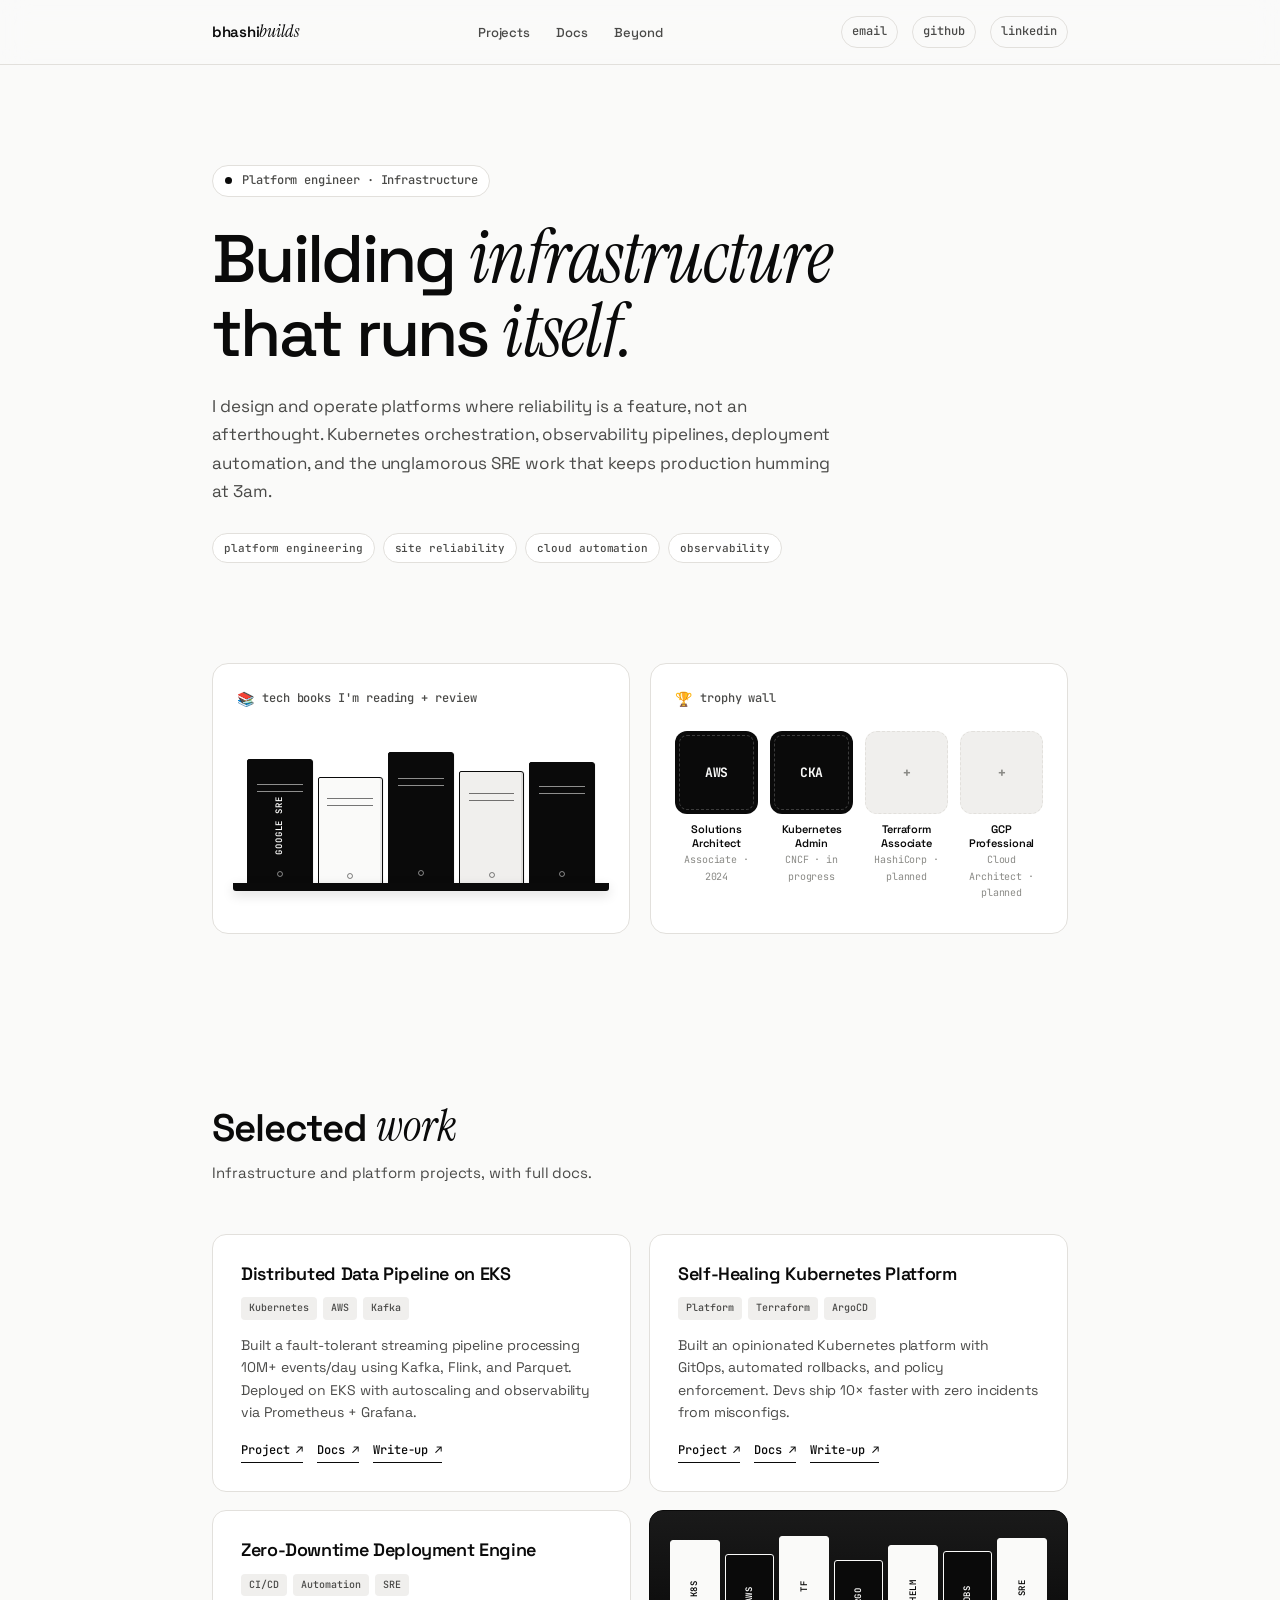
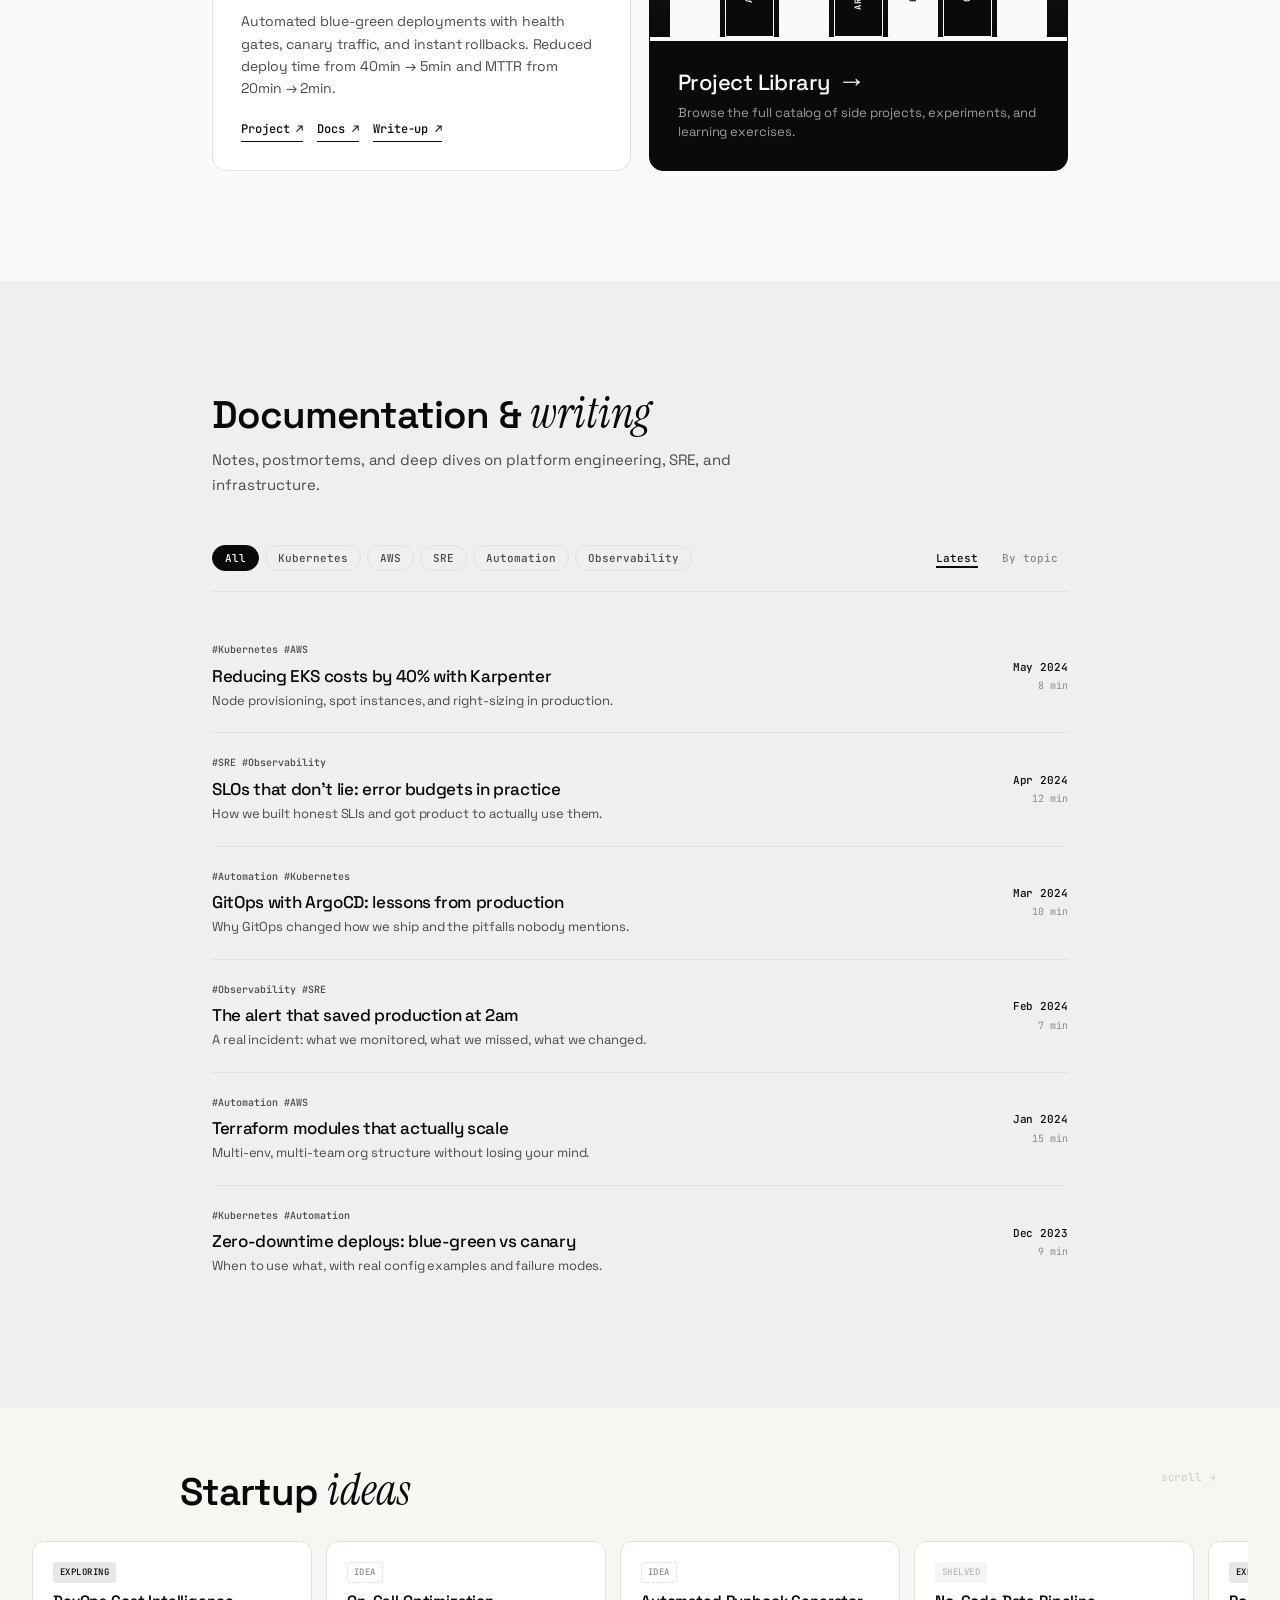
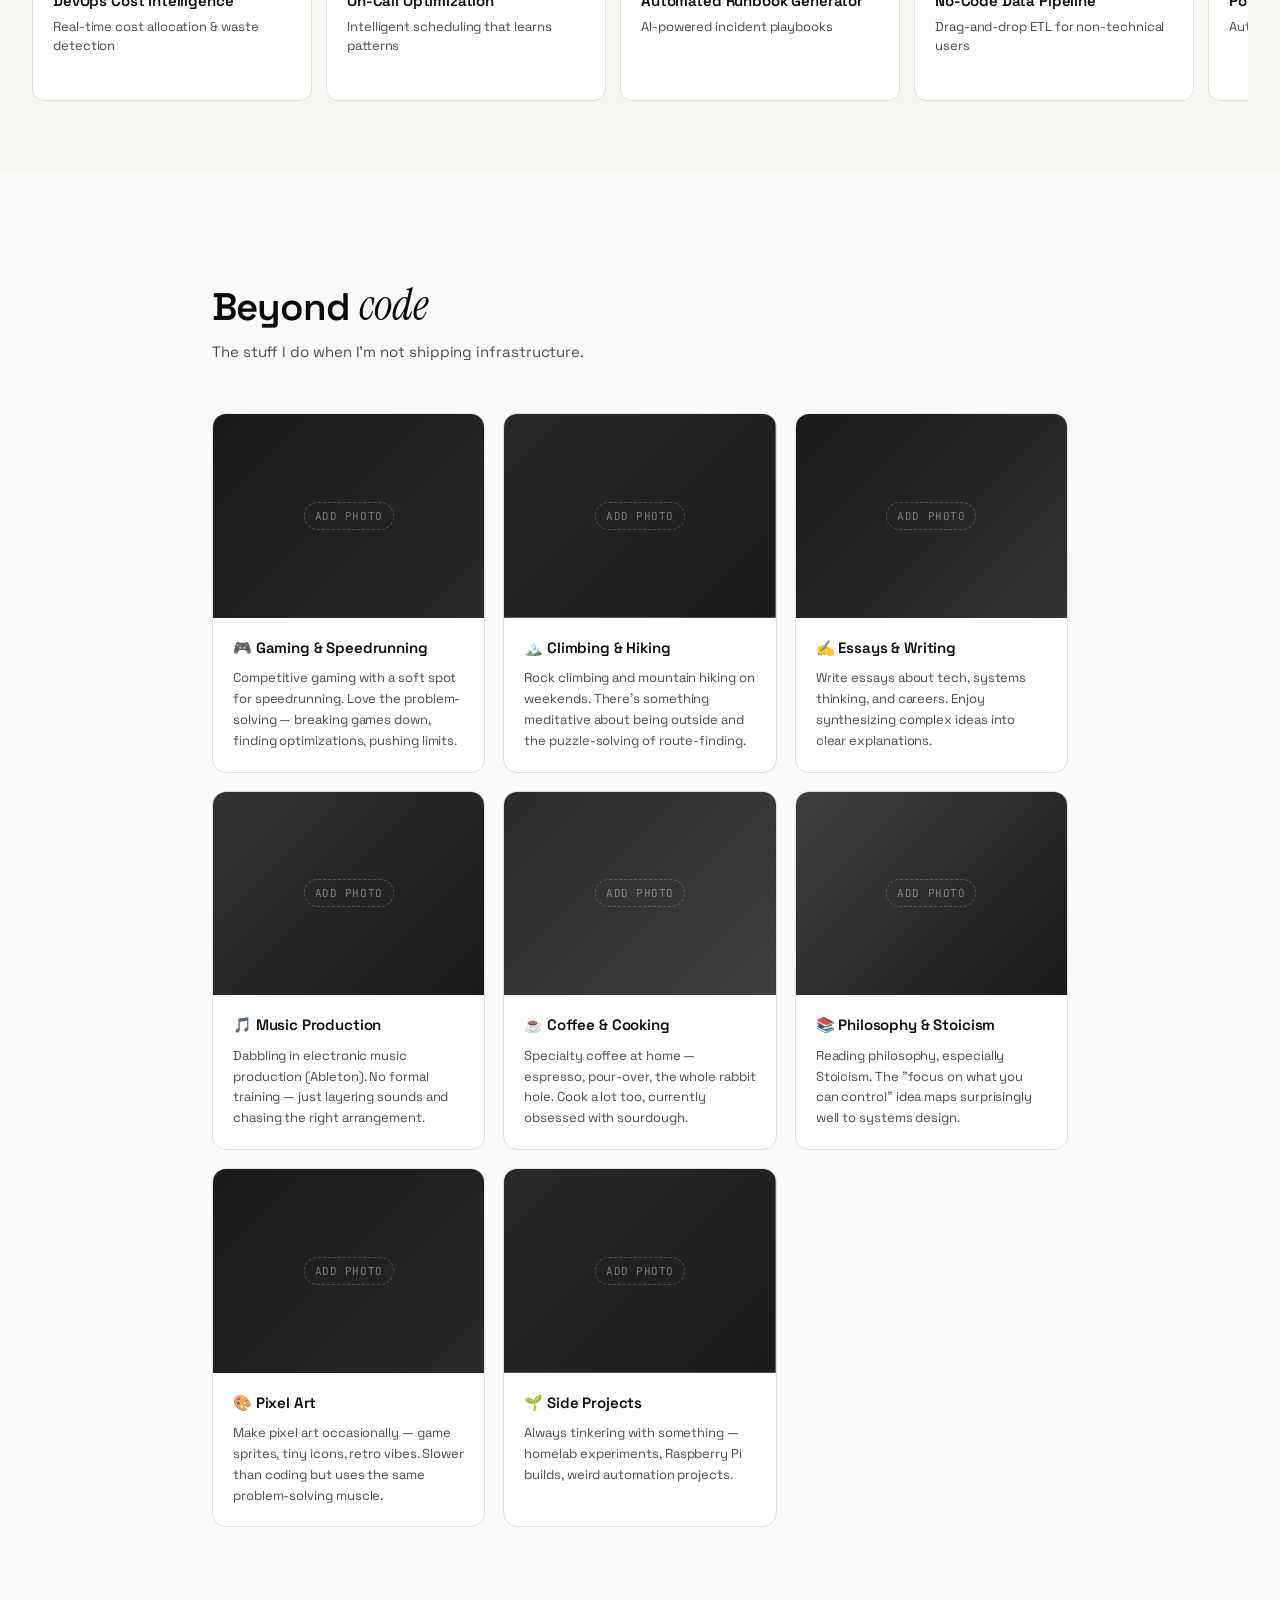
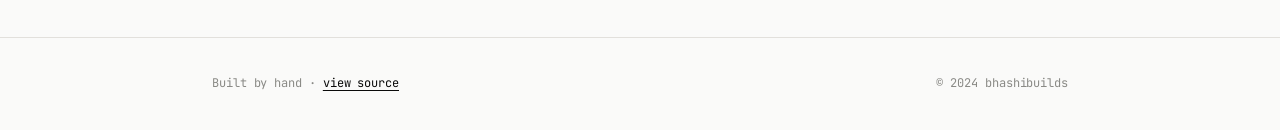
<file: index.html>
<!DOCTYPE html>
<html lang="en">
<head>
  <meta charset="UTF-8" />
  <meta name="viewport" content="width=device-width, initial-scale=1.0" />
  <title>bhashibuilds — Platform & Infrastructure</title>
  <link rel="preconnect" href="https://fonts.googleapis.com" />
  <link rel="preconnect" href="https://fonts.gstatic.com" crossorigin />
  <link href="https://fonts.googleapis.com/css2?family=Space+Grotesk:wght@300;400;500;600;700&family=Instrument+Serif:ital@0;1&family=JetBrains+Mono:wght@400;500&display=swap" rel="stylesheet" />
  <link rel="stylesheet" href="style.css" />
</head>
<body>

  <!-- NAV -->
  <nav class="nav">
    <div class="nav-inner">
      <a href="#hero" class="nav-logo">bhashi<em>builds</em></a>
      <ul class="nav-links">
        <li><a href="#projects">Projects</a></li>
        <li><a href="#docs">Docs</a></li>
        <li><a href="#fun">Beyond</a></li>
      </ul>
      <div class="nav-social">
        <a href="mailto:your@email.com" class="social-link">email</a>
        <a href="https://github.com/bhashibuilds" target="_blank" class="social-link">github</a>
        <a href="https://linkedin.com" target="_blank" class="social-link">linkedin</a>
      </div>
    </div>
  </nav>

  <!-- HERO -->
  <section class="hero" id="hero">
    <div class="container">
      <div class="hero-eyebrow">
        <span class="status-dot"></span>
        Platform engineer · Infrastructure
      </div>
      <h1 class="hero-title">
        Building <em>infrastructure</em><br>
        that runs <em>itself.</em>
      </h1>
      <p class="hero-desc">
        I design and operate platforms where reliability is a feature, not an afterthought.
        Kubernetes orchestration, observability pipelines, deployment automation, and the
        unglamorous SRE work that keeps production humming at 3am.
      </p>
      <div class="hero-tags">
        <span class="hero-tag">platform engineering</span>
        <span class="hero-tag">site reliability</span>
        <span class="hero-tag">cloud automation</span>
        <span class="hero-tag">observability</span>
      </div>
    </div>
  </section>

  <!-- HIGHLIGHTS: BOOKS + CERTS -->
  <section class="highlights">
    <div class="container">
      <div class="highlights-grid">

        <!-- BOOKSHELF -->
        <div class="highlight-card">
          <div class="card-label">
            <span class="card-icon">📚</span>
            <span>tech books I'm reading + review</span>
          </div>
          <div class="bookshelf">
            <div class="shelf-book" style="--height: 90%; --shade: 1;">
              <span class="book-spine">Google SRE</span>
            </div>
            <div class="shelf-book" style="--height: 78%; --shade: 2;">
              <span class="book-spine"></span>
            </div>
            <div class="shelf-book" style="--height: 95%; --shade: 3;">
              <span class="book-spine"></span>
            </div>
            <div class="shelf-book" style="--height: 82%; --shade: 4;">
              <span class="book-spine"></span>
            </div>
            <div class="shelf-book" style="--height: 88%; --shade: 5;">
              <span class="book-spine"></span>
            </div>
          </div>
          <p class="card-footer"></p>
        </div>

        <!-- CERT WALL -->
        <div class="highlight-card">
          <div class="card-label">
            <span class="card-icon">🏆</span>
            <span>trophy wall</span>
          </div>
          <div class="trophy-wall">
            <div class="trophy">
              <div class="trophy-badge">
                <span class="badge-text">AWS</span>
              </div>
              <p class="trophy-name">Solutions Architect</p>
              <p class="trophy-meta">Associate · 2024</p>
            </div>
            <div class="trophy">
              <div class="trophy-badge">
                <span class="badge-text">CKA</span>
              </div>
              <p class="trophy-name">Kubernetes Admin</p>
              <p class="trophy-meta">CNCF · in progress</p>
            </div>
            <div class="trophy">
              <div class="trophy-badge trophy-badge-empty">
                <span class="badge-text">+</span>
              </div>
              <p class="trophy-name">Terraform Associate</p>
              <p class="trophy-meta">HashiCorp · planned</p>
            </div>
            <div class="trophy">
              <div class="trophy-badge trophy-badge-empty">
                <span class="badge-text">+</span>
              </div>
              <p class="trophy-name">GCP Professional</p>
              <p class="trophy-meta">Cloud Architect · planned</p>
            </div>
          </div>
        </div>

      </div>
    </div>
  </section>

  <!-- PROJECTS -->
  <section class="section" id="projects">
    <div class="container">
      <h2 class="section-title">Selected <em>work</em></h2>
      <p class="section-desc">Infrastructure and platform projects, with full docs.</p>

      <div class="projects-grid">

        <article class="project-item">
          <div class="project-header">
            <h3 class="project-name">Distributed Data Pipeline on EKS</h3>
            <div class="project-meta">
              <span class="tag">Kubernetes</span>
              <span class="tag">AWS</span>
              <span class="tag">Kafka</span>
            </div>
          </div>
          <p class="project-desc">
            Built a fault-tolerant streaming pipeline processing 10M+ events/day using Kafka, Flink, and Parquet. Deployed on EKS with autoscaling and observability via Prometheus + Grafana.
          </p>
          <div class="project-links">
            <a href="#" class="link">Project ↗</a>
            <a href="#" class="link">Docs ↗</a>
            <a href="#" class="link">Write-up ↗</a>
          </div>
        </article>

        <article class="project-item">
          <div class="project-header">
            <h3 class="project-name">Self-Healing Kubernetes Platform</h3>
            <div class="project-meta">
              <span class="tag">Platform</span>
              <span class="tag">Terraform</span>
              <span class="tag">ArgoCD</span>
            </div>
          </div>
          <p class="project-desc">
            Built an opinionated Kubernetes platform with GitOps, automated rollbacks, and policy enforcement. Devs ship 10× faster with zero incidents from misconfigs.
          </p>
          <div class="project-links">
            <a href="#" class="link">Project ↗</a>
            <a href="#" class="link">Docs ↗</a>
            <a href="#" class="link">Write-up ↗</a>
          </div>
        </article>

        <article class="project-item">
          <div class="project-header">
            <h3 class="project-name">Zero-Downtime Deployment Engine</h3>
            <div class="project-meta">
              <span class="tag">CI/CD</span>
              <span class="tag">Automation</span>
              <span class="tag">SRE</span>
            </div>
          </div>
          <p class="project-desc">
            Automated blue-green deployments with health gates, canary traffic, and instant rollbacks. Reduced deploy time from 40min → 5min and MTTR from 20min → 2min.
          </p>
          <div class="project-links">
            <a href="#" class="link">Project ↗</a>
            <a href="#" class="link">Docs ↗</a>
            <a href="#" class="link">Write-up ↗</a>
          </div>
        </article>

        <!-- PROJECT LIBRARY (Bookshelf Card) -->
        <a href="project-library.html" class="library-card">
          <div class="library-shelf">
            <div class="library-book lb-1"><span>k8s</span></div>
            <div class="library-book lb-2"><span>aws</span></div>
            <div class="library-book lb-3"><span>tf</span></div>
            <div class="library-book lb-4"><span>argo</span></div>
            <div class="library-book lb-5"><span>helm</span></div>
            <div class="library-book lb-6"><span>obs</span></div>
            <div class="library-book lb-7"><span>sre</span></div>
          </div>
          <div class="library-info">
            <h3 class="library-title">Project Library <em>→</em></h3>
            <p class="library-desc">Browse the full catalog of side projects, experiments, and learning exercises.</p>
          </div>
        </a>

      </div>
    </div>
  </section>

  <!-- DOCS / WRITING -->
  <section class="section section-alt" id="docs">
    <div class="container">
      <h2 class="section-title">Documentation &amp; <em>writing</em></h2>
      <p class="section-desc">Notes, postmortems, and deep dives on platform engineering, SRE, and infrastructure.</p>

      <div class="docs-controls">
        <div class="docs-filters">
          <button class="filter-btn active" data-filter="all">All</button>
          <button class="filter-btn" data-filter="kubernetes">Kubernetes</button>
          <button class="filter-btn" data-filter="aws">AWS</button>
          <button class="filter-btn" data-filter="sre">SRE</button>
          <button class="filter-btn" data-filter="automation">Automation</button>
          <button class="filter-btn" data-filter="observability">Observability</button>
        </div>
        <div class="docs-sort">
          <button class="sort-btn active" data-sort="date">Latest</button>
          <button class="sort-btn" data-sort="topic">By topic</button>
        </div>
      </div>

      <div class="docs-list">

        <a href="#" class="doc-item" data-tags="kubernetes aws" data-date="2024-05">
          <div class="doc-content">
            <div class="doc-tags"><span>Kubernetes</span><span>AWS</span></div>
            <h4>Reducing EKS costs by 40% with Karpenter</h4>
            <p>Node provisioning, spot instances, and right-sizing in production.</p>
          </div>
          <div class="doc-aside">
            <span class="doc-date">May 2024</span>
            <span class="doc-read">8 min</span>
          </div>
        </a>

        <a href="#" class="doc-item" data-tags="sre observability" data-date="2024-04">
          <div class="doc-content">
            <div class="doc-tags"><span>SRE</span><span>Observability</span></div>
            <h4>SLOs that don't lie: error budgets in practice</h4>
            <p>How we built honest SLIs and got product to actually use them.</p>
          </div>
          <div class="doc-aside">
            <span class="doc-date">Apr 2024</span>
            <span class="doc-read">12 min</span>
          </div>
        </a>

        <a href="#" class="doc-item" data-tags="automation kubernetes" data-date="2024-03">
          <div class="doc-content">
            <div class="doc-tags"><span>Automation</span><span>Kubernetes</span></div>
            <h4>GitOps with ArgoCD: lessons from production</h4>
            <p>Why GitOps changed how we ship and the pitfalls nobody mentions.</p>
          </div>
          <div class="doc-aside">
            <span class="doc-date">Mar 2024</span>
            <span class="doc-read">10 min</span>
          </div>
        </a>

        <a href="#" class="doc-item" data-tags="observability sre" data-date="2024-02">
          <div class="doc-content">
            <div class="doc-tags"><span>Observability</span><span>SRE</span></div>
            <h4>The alert that saved production at 2am</h4>
            <p>A real incident: what we monitored, what we missed, what we changed.</p>
          </div>
          <div class="doc-aside">
            <span class="doc-date">Feb 2024</span>
            <span class="doc-read">7 min</span>
          </div>
        </a>

        <a href="#" class="doc-item" data-tags="automation aws" data-date="2024-01">
          <div class="doc-content">
            <div class="doc-tags"><span>Automation</span><span>AWS</span></div>
            <h4>Terraform modules that actually scale</h4>
            <p>Multi-env, multi-team org structure without losing your mind.</p>
          </div>
          <div class="doc-aside">
            <span class="doc-date">Jan 2024</span>
            <span class="doc-read">15 min</span>
          </div>
        </a>

        <a href="#" class="doc-item" data-tags="kubernetes automation" data-date="2023-12">
          <div class="doc-content">
            <div class="doc-tags"><span>Kubernetes</span><span>Automation</span></div>
            <h4>Zero-downtime deploys: blue-green vs canary</h4>
            <p>When to use what, with real config examples and failure modes.</p>
          </div>
          <div class="doc-aside">
            <span class="doc-date">Dec 2023</span>
            <span class="doc-read">9 min</span>
          </div>
        </a>

      </div>
    </div>
  </section>

  <!-- STARTUP IDEAS (CAROUSEL) -->
  <section class="section ideas-section" id="ideas">
    <div class="ideas-carousel-wrapper">
      <div class="ideas-carousel-header">
        <h2 class="section-title">Startup <em>ideas</em></h2>
      </div>
      <div class="ideas-carousel">

        <a href="ideas-library.html?id=cost-platform" class="idea-card">
          <span class="idea-status idea-status-active">exploring</span>
          <h4>DevOps Cost Intelligence</h4>
          <p>Real-time cost allocation & waste detection</p>
        </a>

        <a href="ideas-library.html?id=oncall-saaS" class="idea-card">
          <span class="idea-status idea-status-idea">idea</span>
          <h4>On-Call Optimization</h4>
          <p>Intelligent scheduling that learns patterns</p>
        </a>

        <a href="ideas-library.html?id=runbook-gen" class="idea-card">
          <span class="idea-status idea-status-idea">idea</span>
          <h4>Automated Runbook Generator</h4>
          <p>AI-powered incident playbooks</p>
        </a>

        <a href="ideas-library.html?id=pipeline-builder" class="idea-card">
          <span class="idea-status idea-status-shelved">shelved</span>
          <h4>No-Code Data Pipeline</h4>
          <p>Drag-and-drop ETL for non-technical users</p>
        </a>

        <a href="ideas-library.html?id=postmortem-ai" class="idea-card">
          <span class="idea-status idea-status-active">exploring</span>
          <h4>Postmortem Assistant</h4>
          <p>Automated synthesis & action items</p>
        </a>

        <a href="ideas-library.html?id=dx-analytics" class="idea-card">
          <span class="idea-status idea-status-idea">idea</span>
          <h4>Developer Experience Analytics</h4>
          <p>Measure & improve DX across SDLC</p>
        </a>

      </div>
      <div class="carousel-hint">scroll →</div>
    </div>
  </section>

  <!-- BEYOND CODE -->
  <section class="section" id="fun">
    <div class="container">
      <h2 class="section-title">Beyond <em>code</em></h2>
      <p class="section-desc">The stuff I do when I'm not shipping infrastructure.</p>

      <div class="fun-grid">

        <article class="fun-card">
          <div class="fun-img-wrap">
            <div class="fun-img" style="background-image: linear-gradient(135deg, #1a1a1a, #2a2a2a);">
              <span class="fun-img-label">add photo</span>
            </div>
          </div>
          <h4>🎮 Gaming &amp; Speedrunning</h4>
          <p>Competitive gaming with a soft spot for speedrunning. Love the problem-solving — breaking games down, finding optimizations, pushing limits.</p>
        </article>

        <article class="fun-card">
          <div class="fun-img-wrap">
            <div class="fun-img" style="background-image: linear-gradient(135deg, #2a2a2a, #1a1a1a);">
              <span class="fun-img-label">add photo</span>
            </div>
          </div>
          <h4>🏔️ Climbing &amp; Hiking</h4>
          <p>Rock climbing and mountain hiking on weekends. There's something meditative about being outside and the puzzle-solving of route-finding.</p>
        </article>

        <article class="fun-card">
          <div class="fun-img-wrap">
            <div class="fun-img" style="background-image: linear-gradient(135deg, #1a1a1a, #333);">
              <span class="fun-img-label">add photo</span>
            </div>
          </div>
          <h4>✍️ Essays &amp; Writing</h4>
          <p>Write essays about tech, systems thinking, and careers. Enjoy synthesizing complex ideas into clear explanations.</p>
        </article>

        <article class="fun-card">
          <div class="fun-img-wrap">
            <div class="fun-img" style="background-image: linear-gradient(135deg, #333, #1a1a1a);">
              <span class="fun-img-label">add photo</span>
            </div>
          </div>
          <h4>🎵 Music Production</h4>
          <p>Dabbling in electronic music production (Ableton). No formal training — just layering sounds and chasing the right arrangement.</p>
        </article>

        <article class="fun-card">
          <div class="fun-img-wrap">
            <div class="fun-img" style="background-image: linear-gradient(135deg, #2a2a2a, #404040);">
              <span class="fun-img-label">add photo</span>
            </div>
          </div>
          <h4>☕ Coffee &amp; Cooking</h4>
          <p>Specialty coffee at home — espresso, pour-over, the whole rabbit hole. Cook a lot too, currently obsessed with sourdough.</p>
        </article>

        <article class="fun-card">
          <div class="fun-img-wrap">
            <div class="fun-img" style="background-image: linear-gradient(135deg, #404040, #1a1a1a);">
              <span class="fun-img-label">add photo</span>
            </div>
          </div>
          <h4>📚 Philosophy &amp; Stoicism</h4>
          <p>Reading philosophy, especially Stoicism. The "focus on what you can control" idea maps surprisingly well to systems design.</p>
        </article>

        <article class="fun-card">
          <div class="fun-img-wrap">
            <div class="fun-img" style="background-image: linear-gradient(135deg, #1a1a1a, #2a2a2a);">
              <span class="fun-img-label">add photo</span>
            </div>
          </div>
          <h4>🎨 Pixel Art</h4>
          <p>Make pixel art occasionally — game sprites, tiny icons, retro vibes. Slower than coding but uses the same problem-solving muscle.</p>
        </article>

        <article class="fun-card">
          <div class="fun-img-wrap">
            <div class="fun-img" style="background-image: linear-gradient(135deg, #2a2a2a, #1a1a1a);">
              <span class="fun-img-label">add photo</span>
            </div>
          </div>
          <h4>🌱 Side Projects</h4>
          <p>Always tinkering with something — homelab experiments, Raspberry Pi builds, weird automation projects.</p>
        </article>

      </div>
    </div>
  </section>

  <!-- FOOTER -->
  <footer class="footer">
    <div class="container">
      <p>Built by hand · <a href="https://github.com/bhashibuilds/bhash22" target="_blank">view source</a></p>
      <p class="footer-tag">© 2024 bhashibuilds</p>
    </div>
  </footer>

  <script src="main.js"></script>
</body>
</html>
</file>
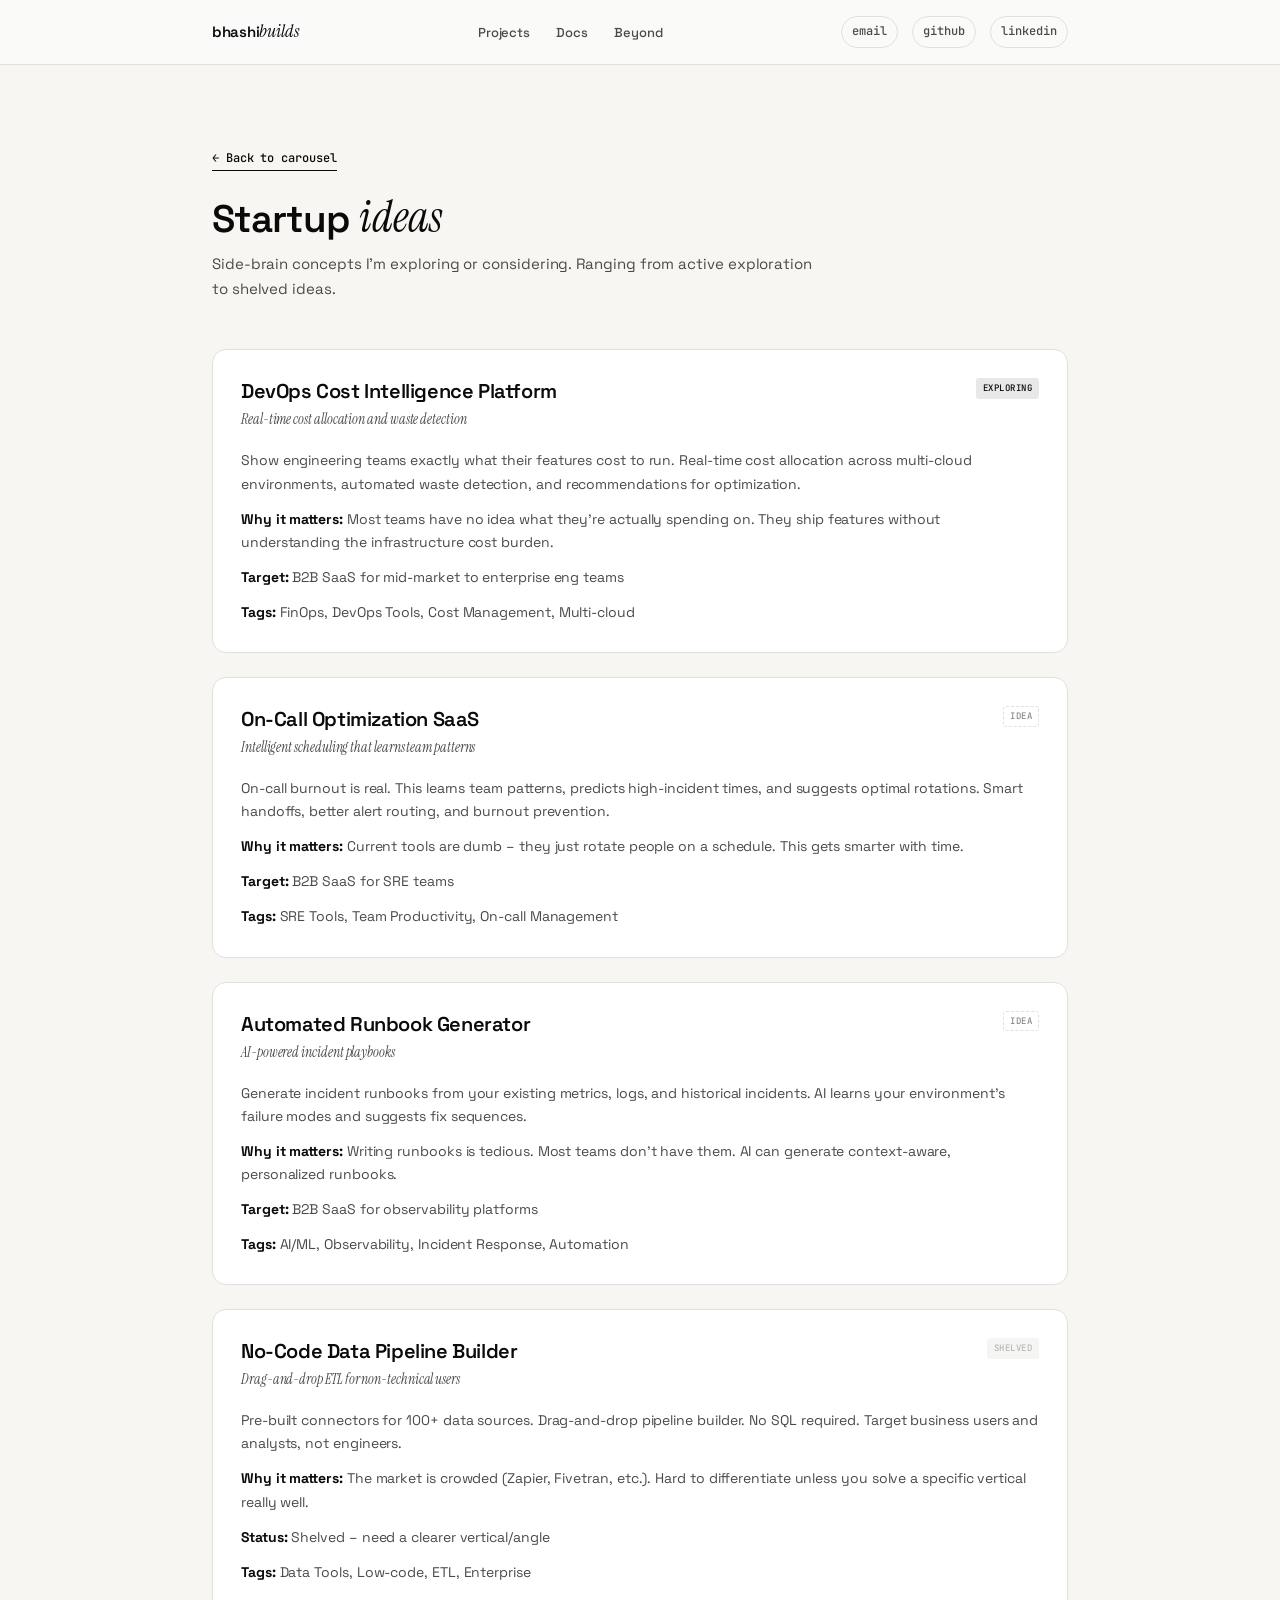
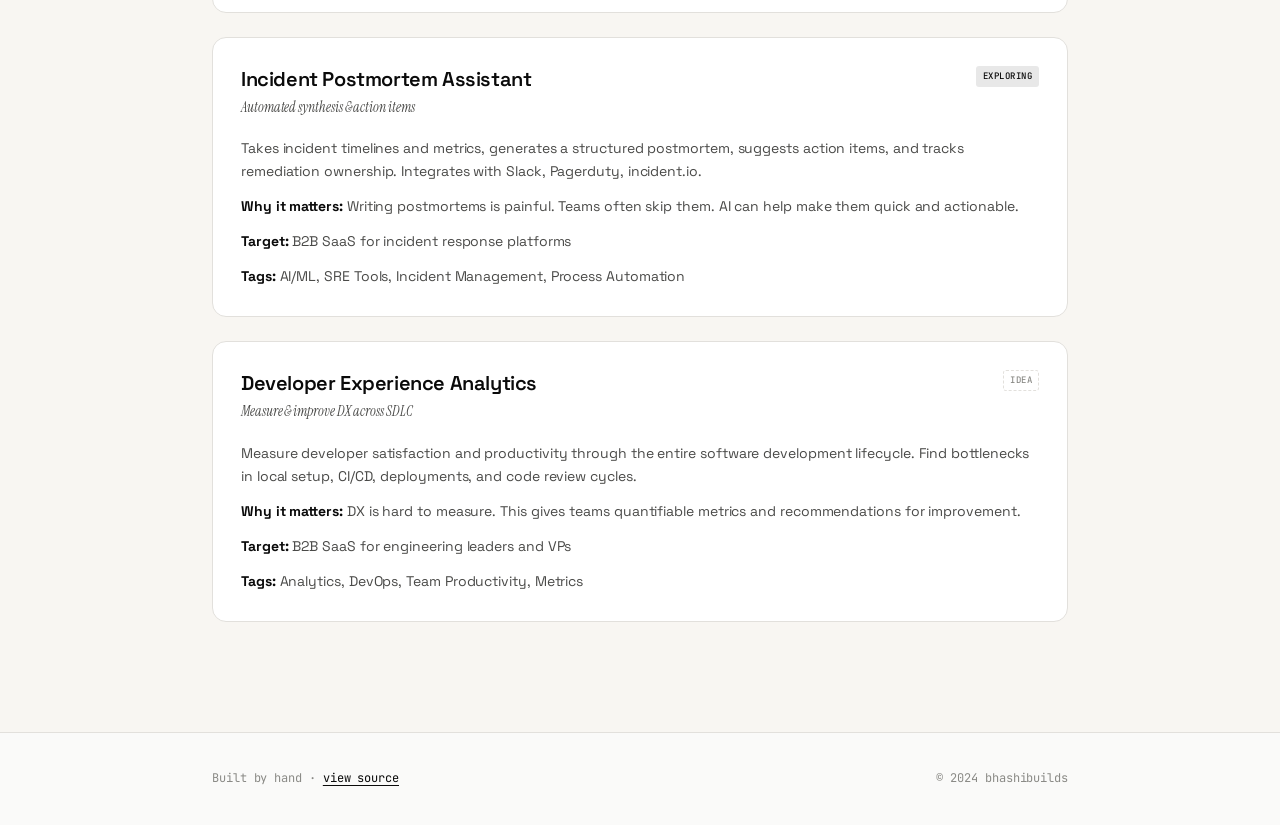
<file: ideas-library.html>
<!DOCTYPE html>
<html lang="en">
<head>
  <meta charset="UTF-8" />
  <meta name="viewport" content="width=device-width, initial-scale=1.0" />
  <title>Startup Ideas — bhashibuilds</title>
  <link rel="preconnect" href="https://fonts.googleapis.com" />
  <link rel="preconnect" href="https://fonts.gstatic.com" crossorigin />
  <link href="https://fonts.googleapis.com/css2?family=Space+Grotesk:wght@300;400;500;600;700&family=Instrument+Serif:ital@0;1&family=JetBrains+Mono:wght@400;500&display=swap" rel="stylesheet" />
  <link rel="stylesheet" href="style.css" />
</head>
<body>

  <nav class="nav">
    <div class="nav-inner">
      <a href="index.html" class="nav-logo">bhashi<em>builds</em></a>
      <ul class="nav-links">
        <li><a href="index.html#projects">Projects</a></li>
        <li><a href="index.html#docs">Docs</a></li>
        <li><a href="index.html#fun">Beyond</a></li>
      </ul>
      <div class="nav-social">
        <a href="mailto:your@email.com" class="social-link">email</a>
        <a href="https://github.com/bhashibuilds" target="_blank" class="social-link">github</a>
        <a href="https://linkedin.com" target="_blank" class="social-link">linkedin</a>
      </div>
    </div>
  </nav>

  <section class="section" style="padding-top: 80px; background: #f8f6f2;">
    <div class="container">
      <a href="index.html#ideas" class="link" style="margin-bottom: 24px; display: inline-block;">← Back to carousel</a>
      <h2 class="section-title">Startup <em>ideas</em></h2>
      <p class="section-desc">Side-brain concepts I'm exploring or considering. Ranging from active exploration to shelved ideas.</p>

      <div class="ideas-full-grid">

        <div class="idea-detail">
          <div class="idea-detail-header">
            <div>
              <h3>DevOps Cost Intelligence Platform</h3>
              <p class="idea-detail-subtitle">Real-time cost allocation and waste detection</p>
            </div>
            <span class="idea-status idea-status-active">exploring</span>
          </div>
          <div class="idea-detail-body">
            <p>Show engineering teams exactly what their features cost to run. Real-time cost allocation across multi-cloud environments, automated waste detection, and recommendations for optimization.</p>
            <p><strong>Why it matters:</strong> Most teams have no idea what they're actually spending on. They ship features without understanding the infrastructure cost burden.</p>
            <p><strong>Target:</strong> B2B SaaS for mid-market to enterprise eng teams</p>
            <p><strong>Tags:</strong> FinOps, DevOps Tools, Cost Management, Multi-cloud</p>
          </div>
        </div>

        <div class="idea-detail">
          <div class="idea-detail-header">
            <div>
              <h3>On-Call Optimization SaaS</h3>
              <p class="idea-detail-subtitle">Intelligent scheduling that learns team patterns</p>
            </div>
            <span class="idea-status idea-status-idea">idea</span>
          </div>
          <div class="idea-detail-body">
            <p>On-call burnout is real. This learns team patterns, predicts high-incident times, and suggests optimal rotations. Smart handoffs, better alert routing, and burnout prevention.</p>
            <p><strong>Why it matters:</strong> Current tools are dumb – they just rotate people on a schedule. This gets smarter with time.</p>
            <p><strong>Target:</strong> B2B SaaS for SRE teams</p>
            <p><strong>Tags:</strong> SRE Tools, Team Productivity, On-call Management</p>
          </div>
        </div>

        <div class="idea-detail">
          <div class="idea-detail-header">
            <div>
              <h3>Automated Runbook Generator</h3>
              <p class="idea-detail-subtitle">AI-powered incident playbooks</p>
            </div>
            <span class="idea-status idea-status-idea">idea</span>
          </div>
          <div class="idea-detail-body">
            <p>Generate incident runbooks from your existing metrics, logs, and historical incidents. AI learns your environment's failure modes and suggests fix sequences.</p>
            <p><strong>Why it matters:</strong> Writing runbooks is tedious. Most teams don't have them. AI can generate context-aware, personalized runbooks.</p>
            <p><strong>Target:</strong> B2B SaaS for observability platforms</p>
            <p><strong>Tags:</strong> AI/ML, Observability, Incident Response, Automation</p>
          </div>
        </div>

        <div class="idea-detail">
          <div class="idea-detail-header">
            <div>
              <h3>No-Code Data Pipeline Builder</h3>
              <p class="idea-detail-subtitle">Drag-and-drop ETL for non-technical users</p>
            </div>
            <span class="idea-status idea-status-shelved">shelved</span>
          </div>
          <div class="idea-detail-body">
            <p>Pre-built connectors for 100+ data sources. Drag-and-drop pipeline builder. No SQL required. Target business users and analysts, not engineers.</p>
            <p><strong>Why it matters:</strong> The market is crowded (Zapier, Fivetran, etc.). Hard to differentiate unless you solve a specific vertical really well.</p>
            <p><strong>Status:</strong> Shelved – need a clearer vertical/angle</p>
            <p><strong>Tags:</strong> Data Tools, Low-code, ETL, Enterprise</p>
          </div>
        </div>

        <div class="idea-detail">
          <div class="idea-detail-header">
            <div>
              <h3>Incident Postmortem Assistant</h3>
              <p class="idea-detail-subtitle">Automated synthesis & action items</p>
            </div>
            <span class="idea-status idea-status-active">exploring</span>
          </div>
          <div class="idea-detail-body">
            <p>Takes incident timelines and metrics, generates a structured postmortem, suggests action items, and tracks remediation ownership. Integrates with Slack, Pagerduty, incident.io.</p>
            <p><strong>Why it matters:</strong> Writing postmortems is painful. Teams often skip them. AI can help make them quick and actionable.</p>
            <p><strong>Target:</strong> B2B SaaS for incident response platforms</p>
            <p><strong>Tags:</strong> AI/ML, SRE Tools, Incident Management, Process Automation</p>
          </div>
        </div>

        <div class="idea-detail">
          <div class="idea-detail-header">
            <div>
              <h3>Developer Experience Analytics</h3>
              <p class="idea-detail-subtitle">Measure & improve DX across SDLC</p>
            </div>
            <span class="idea-status idea-status-idea">idea</span>
          </div>
          <div class="idea-detail-body">
            <p>Measure developer satisfaction and productivity through the entire software development lifecycle. Find bottlenecks in local setup, CI/CD, deployments, and code review cycles.</p>
            <p><strong>Why it matters:</strong> DX is hard to measure. This gives teams quantifiable metrics and recommendations for improvement.</p>
            <p><strong>Target:</strong> B2B SaaS for engineering leaders and VPs</p>
            <p><strong>Tags:</strong> Analytics, DevOps, Team Productivity, Metrics</p>
          </div>
        </div>

      </div>
    </div>
  </section>

  <footer class="footer">
    <div class="container">
      <p>Built by hand · <a href="https://github.com/bhashibuilds/bhash22" target="_blank">view source</a></p>
      <p class="footer-tag">© 2024 bhashibuilds</p>
    </div>
  </footer>

  <script src="main.js"></script>
</body>
</html>
</file>
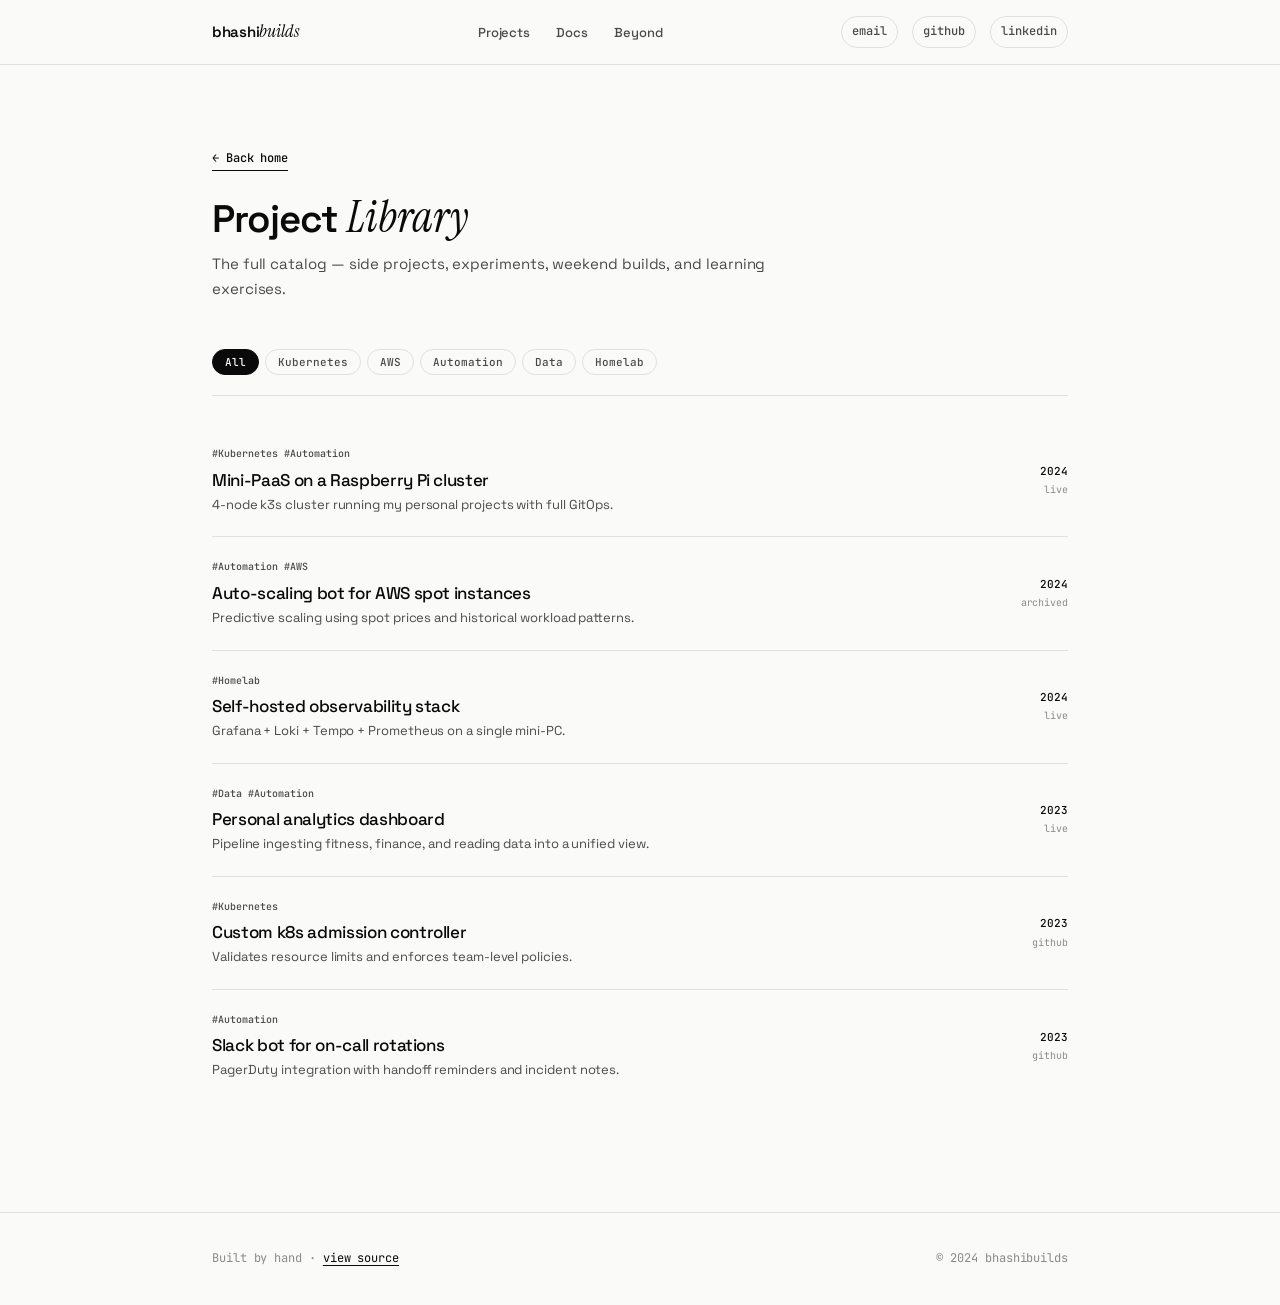
<file: project-library.html>
<!DOCTYPE html>
<html lang="en">
<head>
  <meta charset="UTF-8" />
  <meta name="viewport" content="width=device-width, initial-scale=1.0" />
  <title>Project Library — bhashibuilds</title>
  <link rel="preconnect" href="https://fonts.googleapis.com" />
  <link rel="preconnect" href="https://fonts.gstatic.com" crossorigin />
  <link href="https://fonts.googleapis.com/css2?family=Space+Grotesk:wght@300;400;500;600;700&family=Instrument+Serif:ital@0;1&family=JetBrains+Mono:wght@400;500&display=swap" rel="stylesheet" />
  <link rel="stylesheet" href="style.css" />
</head>
<body>

  <nav class="nav">
    <div class="nav-inner">
      <a href="index.html" class="nav-logo">bhashi<em>builds</em></a>
      <ul class="nav-links">
        <li><a href="index.html#projects">Projects</a></li>
        <li><a href="index.html#docs">Docs</a></li>
        <li><a href="index.html#fun">Beyond</a></li>
      </ul>
      <div class="nav-social">
        <a href="mailto:your@email.com" class="social-link">email</a>
        <a href="https://github.com/bhashibuilds" target="_blank" class="social-link">github</a>
        <a href="https://linkedin.com" target="_blank" class="social-link">linkedin</a>
      </div>
    </div>
  </nav>

  <section class="section" style="padding-top: 80px;">
    <div class="container">
      <a href="index.html" class="link" style="margin-bottom: 24px; display: inline-block;">← Back home</a>
      <h2 class="section-title">Project <em>Library</em></h2>
      <p class="section-desc">The full catalog — side projects, experiments, weekend builds, and learning exercises.</p>

      <div class="docs-controls">
        <div class="docs-filters">
          <button class="filter-btn active" data-filter="all">All</button>
          <button class="filter-btn" data-filter="kubernetes">Kubernetes</button>
          <button class="filter-btn" data-filter="aws">AWS</button>
          <button class="filter-btn" data-filter="automation">Automation</button>
          <button class="filter-btn" data-filter="data">Data</button>
          <button class="filter-btn" data-filter="homelab">Homelab</button>
        </div>
      </div>

      <div class="docs-list">

        <a href="#" class="doc-item" data-tags="kubernetes automation">
          <div class="doc-content">
            <div class="doc-tags"><span>Kubernetes</span><span>Automation</span></div>
            <h4>Mini-PaaS on a Raspberry Pi cluster</h4>
            <p>4-node k3s cluster running my personal projects with full GitOps.</p>
          </div>
          <div class="doc-aside">
            <span class="doc-date">2024</span>
            <span class="doc-read">live</span>
          </div>
        </a>

        <a href="#" class="doc-item" data-tags="automation aws">
          <div class="doc-content">
            <div class="doc-tags"><span>Automation</span><span>AWS</span></div>
            <h4>Auto-scaling bot for AWS spot instances</h4>
            <p>Predictive scaling using spot prices and historical workload patterns.</p>
          </div>
          <div class="doc-aside">
            <span class="doc-date">2024</span>
            <span class="doc-read">archived</span>
          </div>
        </a>

        <a href="#" class="doc-item" data-tags="homelab">
          <div class="doc-content">
            <div class="doc-tags"><span>Homelab</span></div>
            <h4>Self-hosted observability stack</h4>
            <p>Grafana + Loki + Tempo + Prometheus on a single mini-PC.</p>
          </div>
          <div class="doc-aside">
            <span class="doc-date">2024</span>
            <span class="doc-read">live</span>
          </div>
        </a>

        <a href="#" class="doc-item" data-tags="data automation">
          <div class="doc-content">
            <div class="doc-tags"><span>Data</span><span>Automation</span></div>
            <h4>Personal analytics dashboard</h4>
            <p>Pipeline ingesting fitness, finance, and reading data into a unified view.</p>
          </div>
          <div class="doc-aside">
            <span class="doc-date">2023</span>
            <span class="doc-read">live</span>
          </div>
        </a>

        <a href="#" class="doc-item" data-tags="kubernetes">
          <div class="doc-content">
            <div class="doc-tags"><span>Kubernetes</span></div>
            <h4>Custom k8s admission controller</h4>
            <p>Validates resource limits and enforces team-level policies.</p>
          </div>
          <div class="doc-aside">
            <span class="doc-date">2023</span>
            <span class="doc-read">github</span>
          </div>
        </a>

        <a href="#" class="doc-item" data-tags="automation">
          <div class="doc-content">
            <div class="doc-tags"><span>Automation</span></div>
            <h4>Slack bot for on-call rotations</h4>
            <p>PagerDuty integration with handoff reminders and incident notes.</p>
          </div>
          <div class="doc-aside">
            <span class="doc-date">2023</span>
            <span class="doc-read">github</span>
          </div>
        </a>

      </div>
    </div>
  </section>

  <footer class="footer">
    <div class="container">
      <p>Built by hand · <a href="https://github.com/bhashibuilds/bhash22" target="_blank">view source</a></p>
      <p class="footer-tag">© 2024 bhashibuilds</p>
    </div>
  </footer>

  <script src="main.js"></script>
</body>
</html>
</file>
<file: style.css>
/* ── Reset & Base ── */
*, *::before, *::after { box-sizing: border-box; margin: 0; padding: 0; }

:root {
  --bg: #fafaf9;
  --bg-alt: #f0efed;
  --bg-dark: #0a0a0a;
  --card: #ffffff;
  --text: #0a0a0a;
  --text-soft: #4a4a48;
  --text-mute: #8a8a86;
  --border: #e2e0dc;
  --border-strong: #0a0a0a;
  --shadow-soft: 0 1px 0 rgba(0,0,0,0.04), 0 4px 12px rgba(0,0,0,0.04);
  --shadow-pop: 0 2px 0 rgba(0,0,0,0.08), 0 8px 24px rgba(0,0,0,0.10);
}

html { scroll-behavior: smooth; }

body {
  font-family: 'Space Grotesk', -apple-system, BlinkMacSystemFont, sans-serif;
  background: var(--bg);
  color: var(--text);
  font-size: 15px;
  line-height: 1.65;
  -webkit-font-smoothing: antialiased;
  letter-spacing: -0.005em;
}

a { color: inherit; text-decoration: none; }

em {
  font-family: 'Instrument Serif', serif;
  font-style: italic;
  font-weight: 400;
  letter-spacing: 0;
}

/* ── Layout ── */
.container {
  max-width: 920px;
  margin: 0 auto;
  padding: 0 32px;
}

.section { padding: 110px 0; }
.section-alt { background: var(--bg-alt); }

.section-title {
  font-size: clamp(1.8rem, 4vw, 2.4rem);
  font-weight: 600;
  letter-spacing: -0.025em;
  line-height: 1.1;
  margin-bottom: 12px;
}

.section-title em { font-size: 1.15em; line-height: 1; }

.section-desc {
  font-size: 15px;
  color: var(--text-soft);
  margin-bottom: 48px;
  max-width: 600px;
}

/* ── Nav ── */
.nav {
  position: sticky;
  top: 0;
  z-index: 100;
  background: rgba(250, 250, 249, 0.85);
  backdrop-filter: blur(14px);
  -webkit-backdrop-filter: blur(14px);
  border-bottom: 1px solid var(--border);
}

.nav-inner {
  max-width: 920px;
  margin: 0 auto;
  padding: 16px 32px;
  display: flex;
  align-items: center;
  justify-content: space-between;
  gap: 24px;
}

.nav-logo {
  font-size: 15px;
  font-weight: 600;
  letter-spacing: -0.02em;
}

.nav-logo em { font-size: 1.2em; }

.nav-links {
  list-style: none;
  display: flex;
  gap: 26px;
}

.nav-links a {
  font-size: 13px;
  font-weight: 500;
  color: var(--text-soft);
  transition: color 0.15s;
}

.nav-links a:hover { color: var(--text); }

.nav-social {
  display: flex;
  gap: 14px;
  align-items: center;
}

.social-link {
  font-size: 12px;
  font-weight: 500;
  color: var(--text-soft);
  font-family: 'JetBrains Mono', monospace;
  letter-spacing: 0;
  padding: 5px 10px;
  border: 1px solid var(--border);
  border-radius: 100px;
  transition: all 0.15s;
}

.social-link:hover {
  color: var(--text);
  border-color: var(--text);
  background: var(--text);
  color: var(--bg);
}

/* ── Hero ── */
.hero {
  padding: 100px 0 60px;
}

.hero-eyebrow {
  display: inline-flex;
  align-items: center;
  gap: 10px;
  font-size: 12px;
  font-weight: 500;
  color: var(--text-soft);
  font-family: 'JetBrains Mono', monospace;
  margin-bottom: 24px;
  padding: 5px 12px;
  background: var(--card);
  border: 1px solid var(--border);
  border-radius: 100px;
}

.status-dot {
  width: 7px;
  height: 7px;
  background: #0a0a0a;
  border-radius: 50%;
  display: inline-block;
  animation: pulse 2s ease-in-out infinite;
}

@keyframes pulse {
  0%, 100% { opacity: 1; }
  50% { opacity: 0.4; }
}

.hero-title {
  font-size: clamp(2.4rem, 7vw, 4.2rem);
  font-weight: 500;
  letter-spacing: -0.04em;
  line-height: 1.02;
  margin-bottom: 24px;
}

.hero-title em {
  font-size: 1.1em;
  line-height: 1;
  letter-spacing: -0.02em;
}

.hero-desc {
  font-size: 17px;
  color: var(--text-soft);
  line-height: 1.65;
  max-width: 620px;
  margin-bottom: 28px;
}

.hero-tags {
  display: flex;
  flex-wrap: wrap;
  gap: 8px;
}

.hero-tag {
  font-family: 'JetBrains Mono', monospace;
  font-size: 11px;
  font-weight: 500;
  color: var(--text-soft);
  padding: 5px 11px;
  border: 1px solid var(--border);
  border-radius: 100px;
  background: var(--card);
}

/* ── Highlights (Books + Certs) ── */
.highlights {
  padding: 40px 0 60px;
}

.highlights-grid {
  display: grid;
  grid-template-columns: 1fr 1fr;
  gap: 20px;
}

.highlight-card {
  background: var(--card);
  border: 1px solid var(--border);
  border-radius: 16px;
  padding: 24px;
  transition: all 0.2s;
}

.highlight-card:hover {
  border-color: var(--text);
  box-shadow: var(--shadow-pop);
  transform: translateY(-2px);
}

.card-label {
  display: flex;
  align-items: center;
  gap: 8px;
  font-size: 12px;
  font-weight: 500;
  color: var(--text-soft);
  font-family: 'JetBrains Mono', monospace;
  margin-bottom: 20px;
}

.card-icon { font-size: 14px; }

.card-footer {
  font-size: 11px;
  color: var(--text-mute);
  margin-top: 18px;
  line-height: 1.5;
  font-family: 'JetBrains Mono', monospace;
}

/* Bookshelf */
.bookshelf {
  display: flex;
  align-items: flex-end;
  gap: 5px;
  height: 160px;
  padding: 14px 10px 0;
  position: relative;
}

.bookshelf::after {
  content: '';
  position: absolute;
  bottom: 0;
  left: -4px;
  right: -4px;
  height: 8px;
  background: var(--text);
  border-radius: 0 0 3px 3px;
  box-shadow: 0 4px 12px rgba(0,0,0,0.15);
}

.shelf-book {
  flex: 1;
  height: var(--height, 80%);
  background: var(--card);
  border: 1.5px solid var(--text);
  border-radius: 2px 3px 0 0;
  position: relative;
  display: flex;
  align-items: center;
  justify-content: center;
  cursor: default;
  transition: transform 0.25s cubic-bezier(0.34, 1.56, 0.64, 1);
  overflow: hidden;
  min-width: 30px;
  box-shadow: inset -2px 0 0 rgba(0,0,0,0.08), 1px 0 0 rgba(0,0,0,0.04);
}

/* Top decorative band */
.shelf-book::before {
  content: '';
  position: absolute;
  top: 18%;
  left: 14%;
  right: 14%;
  height: 8px;
  border-top: 1.5px solid currentColor;
  border-bottom: 1.5px solid currentColor;
  opacity: 0.55;
  pointer-events: none;
}

/* Bottom decorative dot/imprint */
.shelf-book::after {
  content: '';
  position: absolute;
  bottom: 10%;
  left: 50%;
  transform: translateX(-50%);
  width: 6px;
  height: 6px;
  border: 1.5px solid currentColor;
  border-radius: 50%;
  opacity: 0.5;
  pointer-events: none;
}

/* Color variants — alternating dark/light spines */
.shelf-book:nth-child(1) { background: var(--text); color: var(--bg); }
.shelf-book:nth-child(2) { background: var(--bg); color: var(--text); }
.shelf-book:nth-child(3) { background: var(--text); color: var(--bg); }
.shelf-book:nth-child(4) { background: var(--bg-alt); color: var(--text); }
.shelf-book:nth-child(5) { background: var(--text); color: var(--bg); }

.shelf-book:nth-child(1) .book-spine,
.shelf-book:nth-child(3) .book-spine,
.shelf-book:nth-child(5) .book-spine { color: var(--bg); }

.shelf-book:nth-child(2) .book-spine,
.shelf-book:nth-child(4) .book-spine { color: var(--text); }

.shelf-book:hover {
  transform: translateY(-8px);
  z-index: 2;
}

.book-spine {
  writing-mode: vertical-rl;
  transform: rotate(180deg);
  font-size: 9px;
  font-weight: 600;
  font-family: 'JetBrains Mono', monospace;
  letter-spacing: 0.1em;
  text-transform: uppercase;
  white-space: nowrap;
  padding: 4px 0;
}

/* Trophy Wall */
.trophy-wall {
  display: grid;
  grid-template-columns: repeat(4, 1fr);
  gap: 12px;
}

.trophy {
  text-align: center;
  transition: transform 0.2s;
}

.trophy:hover { transform: translateY(-3px); }

.trophy-badge {
  width: 100%;
  aspect-ratio: 1;
  background: var(--text);
  color: var(--bg);
  border-radius: 12px;
  display: flex;
  align-items: center;
  justify-content: center;
  margin-bottom: 8px;
  position: relative;
  transition: all 0.2s;
  overflow: hidden;
}

.trophy-badge::before {
  content: '';
  position: absolute;
  inset: 4px;
  border: 1px dashed rgba(255,255,255,0.2);
  border-radius: 8px;
  pointer-events: none;
}

.trophy:hover .trophy-badge {
  transform: rotate(-2deg);
  box-shadow: 0 4px 12px rgba(0,0,0,0.2);
}

.trophy-badge-empty {
  background: var(--bg-alt);
  color: var(--text-mute);
  border: 1.5px dashed var(--border);
}

.trophy-badge-empty::before { display: none; }

.badge-text {
  font-size: 13px;
  font-weight: 700;
  font-family: 'JetBrains Mono', monospace;
  letter-spacing: -0.02em;
}

.trophy-name {
  font-size: 11px;
  font-weight: 600;
  line-height: 1.3;
  letter-spacing: -0.01em;
}

.trophy-meta {
  font-size: 10px;
  color: var(--text-mute);
  font-family: 'JetBrains Mono', monospace;
  margin-top: 2px;
}

/* ── Projects ── */
.projects-grid {
  display: grid;
  grid-template-columns: 1fr 1fr;
  gap: 18px;
}

.project-item {
  background: var(--card);
  border: 1px solid var(--border);
  border-radius: 14px;
  padding: 28px;
  transition: all 0.2s;
  display: flex;
  flex-direction: column;
}

.project-item:hover {
  border-color: var(--text);
  box-shadow: var(--shadow-pop);
  transform: translateY(-2px);
}

.project-header { margin-bottom: 14px; }

.project-name {
  font-size: 18px;
  font-weight: 600;
  letter-spacing: -0.02em;
  line-height: 1.25;
  margin-bottom: 12px;
}

.project-meta {
  display: flex;
  gap: 6px;
  flex-wrap: wrap;
}

.tag {
  font-family: 'JetBrains Mono', monospace;
  font-size: 10px;
  font-weight: 500;
  letter-spacing: 0;
  background: var(--bg-alt);
  color: var(--text-soft);
  padding: 3px 8px;
  border-radius: 4px;
}

.project-desc {
  font-size: 14px;
  color: var(--text-soft);
  line-height: 1.6;
  margin-bottom: 18px;
  flex-grow: 1;
}

.project-links {
  display: flex;
  gap: 14px;
  flex-wrap: wrap;
}

.link {
  font-size: 12px;
  font-weight: 500;
  font-family: 'JetBrains Mono', monospace;
  color: var(--text);
  border-bottom: 1px solid var(--text);
  padding-bottom: 1px;
  transition: opacity 0.15s;
}

.link:hover { opacity: 0.5; }

/* PROJECT LIBRARY CARD */
.library-card {
  background: var(--text);
  border: 1px solid var(--text);
  border-radius: 14px;
  padding: 0;
  display: flex;
  flex-direction: column;
  overflow: hidden;
  transition: all 0.2s;
  color: var(--bg);
  cursor: pointer;
}

.library-card:hover {
  transform: translateY(-2px);
  box-shadow: var(--shadow-pop);
}

.library-shelf {
  display: flex;
  align-items: flex-end;
  gap: 5px;
  height: 130px;
  padding: 16px 20px 0;
  border-bottom: 4px solid var(--bg);
  position: relative;
  background: linear-gradient(to bottom, #1a1a1a 0%, var(--text) 100%);
}

.library-book {
  flex: 1;
  border-radius: 3px 3px 0 0;
  position: relative;
  display: flex;
  align-items: center;
  justify-content: center;
  font-family: 'JetBrains Mono', monospace;
  font-size: 9px;
  font-weight: 600;
  letter-spacing: 0.05em;
  text-transform: uppercase;
  border: 1.5px solid var(--bg);
  transition: transform 0.3s cubic-bezier(0.34, 1.56, 0.64, 1);
}

.library-book span {
  writing-mode: vertical-rl;
  transform: rotate(180deg);
}

.lb-1 { height: 88%; background: var(--bg); color: var(--text); }
.lb-2 { height: 76%; background: var(--text); color: var(--bg); border-color: var(--bg); }
.lb-3 { height: 92%; background: var(--bg); color: var(--text); }
.lb-4 { height: 70%; background: var(--text); color: var(--bg); border-color: var(--bg); }
.lb-5 { height: 84%; background: var(--bg); color: var(--text); }
.lb-6 { height: 78%; background: var(--text); color: var(--bg); border-color: var(--bg); }
.lb-7 { height: 90%; background: var(--bg); color: var(--text); }

.library-card:hover .lb-1 { transform: translateY(-8px) rotate(-2deg); }
.library-card:hover .lb-2 { transform: translateY(-4px) rotate(1deg); }
.library-card:hover .lb-3 { transform: translateY(-10px) rotate(-1deg); }
.library-card:hover .lb-4 { transform: translateY(-6px) rotate(2deg); }
.library-card:hover .lb-5 { transform: translateY(-12px) rotate(-2deg); }
.library-card:hover .lb-6 { transform: translateY(-3px) rotate(1deg); }
.library-card:hover .lb-7 { transform: translateY(-8px) rotate(-1deg); }

.library-info {
  padding: 24px 28px 28px;
}

.library-title {
  font-size: 22px;
  font-weight: 500;
  letter-spacing: -0.025em;
  margin-bottom: 6px;
  line-height: 1.1;
}

.library-title em {
  font-size: 1.3em;
  display: inline-block;
  transition: transform 0.2s;
}

.library-card:hover .library-title em {
  transform: translateX(6px);
}

.library-desc {
  font-size: 13px;
  color: rgba(255,255,255,0.6);
  line-height: 1.5;
}

/* ── Docs ── */
.docs-controls {
  display: flex;
  align-items: center;
  justify-content: space-between;
  gap: 16px;
  margin-bottom: 28px;
  flex-wrap: wrap;
  padding-bottom: 20px;
  border-bottom: 1px solid var(--border);
}

.docs-filters {
  display: flex;
  gap: 6px;
  flex-wrap: wrap;
}

.filter-btn {
  font-family: 'JetBrains Mono', monospace;
  font-size: 11px;
  font-weight: 500;
  color: var(--text-soft);
  background: transparent;
  border: 1px solid var(--border);
  border-radius: 100px;
  padding: 5px 12px;
  cursor: pointer;
  transition: all 0.15s;
}

.filter-btn:hover {
  border-color: var(--text);
  color: var(--text);
}

.filter-btn.active {
  background: var(--text);
  color: var(--bg);
  border-color: var(--text);
}

.docs-sort {
  display: flex;
  gap: 4px;
}

.sort-btn {
  font-family: 'JetBrains Mono', monospace;
  font-size: 11px;
  font-weight: 500;
  color: var(--text-mute);
  background: transparent;
  border: none;
  padding: 5px 10px;
  cursor: pointer;
  transition: color 0.15s;
}

.sort-btn:hover { color: var(--text); }

.sort-btn.active {
  color: var(--text);
  text-decoration: underline;
  text-decoration-thickness: 1.5px;
  text-underline-offset: 4px;
}

.docs-list {
  display: flex;
  flex-direction: column;
}

.doc-item {
  display: flex;
  align-items: center;
  gap: 24px;
  padding: 22px 0;
  border-bottom: 1px solid var(--border);
  transition: all 0.15s;
  position: relative;
}

.doc-item:last-child { border-bottom: none; }

.doc-item:hover {
  padding-left: 12px;
}

.doc-item:hover .doc-content h4 { text-decoration: underline; text-decoration-thickness: 1.5px; text-underline-offset: 3px; }

.doc-content { flex: 1; }

.doc-tags {
  display: flex;
  gap: 6px;
  margin-bottom: 6px;
}

.doc-tags span {
  font-family: 'JetBrains Mono', monospace;
  font-size: 10px;
  font-weight: 500;
  color: var(--text-soft);
  letter-spacing: 0;
}

.doc-tags span::before { content: '#'; }

.doc-content h4 {
  font-size: 17px;
  font-weight: 500;
  letter-spacing: -0.02em;
  line-height: 1.3;
  margin-bottom: 4px;
}

.doc-content p {
  font-size: 13px;
  color: var(--text-soft);
  line-height: 1.5;
}

.doc-aside {
  display: flex;
  flex-direction: column;
  align-items: flex-end;
  gap: 2px;
  flex-shrink: 0;
}

.doc-date {
  font-family: 'JetBrains Mono', monospace;
  font-size: 11px;
  color: var(--text);
  font-weight: 500;
}

.doc-read {
  font-family: 'JetBrains Mono', monospace;
  font-size: 10px;
  color: var(--text-mute);
}

.doc-item.hidden { display: none; }

/* ── Startup Ideas (Carousel) ── */
.ideas-section {
  background: #f8f6f2;
  padding: 60px 32px;
}

.ideas-carousel-wrapper {
  position: relative;
  max-width: 100%;
}

.ideas-carousel-header {
  max-width: 920px;
  margin: 0 auto 28px;
}

.ideas-carousel {
  display: flex;
  align-items: flex-start;
  gap: 14px;
  overflow-x: auto;
  overflow-y: hidden;
  scroll-behavior: smooth;
  -webkit-overflow-scrolling: touch;
  padding: 0 0 12px 0;
  margin: 0;
  width: 100%;
  min-height: auto;
}

.ideas-carousel::-webkit-scrollbar {
  height: 8px;
}

.ideas-carousel::-webkit-scrollbar-track {
  background: transparent;
}

.ideas-carousel::-webkit-scrollbar-thumb {
  background: rgba(0, 0, 0, 0.2);
  border-radius: 4px;
}

.ideas-carousel::-webkit-scrollbar-thumb:hover {
  background: rgba(0, 0, 0, 0.35);
}

.idea-card {
  display: flex;
  flex-direction: column;
  flex-shrink: 0;
  width: 280px;
  background: var(--card);
  border: 1px solid var(--border);
  border-radius: 12px;
  padding: 20px;
  transition: all 0.2s;
  cursor: pointer;
  min-height: 160px;
  position: relative;
}

.idea-card:hover {
  border-color: var(--text);
  box-shadow: var(--shadow-pop);
  transform: translateY(-2px);
}

.idea-status {
  font-family: 'JetBrains Mono', monospace;
  font-size: 9px;
  font-weight: 500;
  letter-spacing: 0.05em;
  text-transform: uppercase;
  padding: 3px 7px;
  border-radius: 3px;
  white-space: nowrap;
  align-self: flex-start;
  margin-bottom: 8px;
}

.idea-status-active {
  background: #e8e8e8;
  color: #0a0a0a;
}

.idea-status-idea {
  background: transparent;
  color: var(--text-mute);
  border: 1px dashed var(--border);
  padding: 2px 6px;
}

.idea-status-shelved {
  background: var(--bg-alt);
  color: var(--text-mute);
  opacity: 0.6;
}

.idea-card h4 {
  font-size: 15px;
  font-weight: 600;
  letter-spacing: -0.01em;
  line-height: 1.3;
  margin-bottom: 6px;
  color: var(--text);
}

.idea-card p {
  font-size: 13px;
  color: var(--text-soft);
  line-height: 1.5;
}

.carousel-hint {
  position: absolute;
  right: 32px;
  top: 0;
  font-family: 'JetBrains Mono', monospace;
  font-size: 11px;
  color: var(--text-mute);
  opacity: 0.4;
  pointer-events: none;
  animation: fadeInOut 3s ease-in-out infinite;
}

@keyframes fadeInOut {
  0%, 100% { opacity: 0.2; }
  50% { opacity: 0.5; }
}

/* ── Beyond Code (Fun) ── */
.fun-grid {
  display: grid;
  grid-template-columns: repeat(auto-fill, minmax(260px, 1fr));
  gap: 18px;
}

.fun-card {
  background: var(--card);
  border: 1px solid var(--border);
  border-radius: 14px;
  overflow: hidden;
  transition: all 0.2s;
}

.fun-card:hover {
  border-color: var(--text);
  box-shadow: var(--shadow-pop);
  transform: translateY(-2px);
}

.fun-img-wrap {
  width: 100%;
  aspect-ratio: 4 / 3;
  overflow: hidden;
  position: relative;
  background: var(--bg-alt);
}

.fun-img {
  width: 100%;
  height: 100%;
  background-size: cover;
  background-position: center;
  display: flex;
  align-items: center;
  justify-content: center;
  transition: transform 0.3s;
}

.fun-card:hover .fun-img { transform: scale(1.04); }

.fun-img-label {
  font-family: 'JetBrains Mono', monospace;
  font-size: 11px;
  color: rgba(255,255,255,0.4);
  letter-spacing: 0.05em;
  text-transform: uppercase;
  border: 1px dashed rgba(255,255,255,0.2);
  padding: 4px 10px;
  border-radius: 100px;
}

.fun-card h4 {
  font-size: 15px;
  font-weight: 600;
  letter-spacing: -0.01em;
  padding: 18px 20px 8px;
}

.fun-card p {
  font-size: 13px;
  color: var(--text-soft);
  line-height: 1.6;
  padding: 0 20px 20px;
}

/* ── Footer ── */
.footer {
  border-top: 1px solid var(--border);
  padding: 36px 0;
}

.footer .container {
  display: flex;
  justify-content: space-between;
  align-items: center;
  flex-wrap: wrap;
  gap: 12px;
}

.footer p {
  font-size: 12px;
  color: var(--text-mute);
  font-family: 'JetBrains Mono', monospace;
}

.footer p a {
  color: var(--text);
  text-decoration: underline;
  text-underline-offset: 3px;
}

/* ── Responsive ── */
/* ── Ideas Detail Page ── */
.ideas-full-grid {
  display: grid;
  gap: 24px;
}

.idea-detail {
  background: var(--card);
  border: 1px solid var(--border);
  border-radius: 14px;
  padding: 28px;
  transition: all 0.2s;
}

.idea-detail:hover {
  border-color: var(--text);
  box-shadow: var(--shadow-pop);
}

.idea-detail-header {
  display: flex;
  justify-content: space-between;
  align-items: flex-start;
  gap: 16px;
  margin-bottom: 18px;
  flex-wrap: wrap;
}

.idea-detail-header h3 {
  font-size: 20px;
  font-weight: 600;
  letter-spacing: -0.02em;
  line-height: 1.3;
  margin-bottom: 4px;
}

.idea-detail-subtitle {
  font-size: 14px;
  color: var(--text-soft);
  font-style: italic;
  font-family: 'Instrument Serif', serif;
}

.idea-detail-body {
  display: flex;
  flex-direction: column;
  gap: 12px;
}

.idea-detail-body p {
  font-size: 14px;
  color: var(--text-soft);
  line-height: 1.65;
}

.idea-detail-body strong {
  color: var(--text);
}

/* ── Responsive ── */
@media (max-width: 860px) {
  .highlights-grid { grid-template-columns: 1fr; }
  .projects-grid { grid-template-columns: 1fr; }
  .idea-card { flex: 0 0 240px; }
  .docs-controls { flex-direction: column; align-items: flex-start; }
  .nav-inner { gap: 12px; }
  .nav-links { gap: 14px; }
  .nav-social { gap: 6px; }
  .social-link { padding: 4px 8px; font-size: 11px; }
}

@media (max-width: 640px) {
  .container { padding: 0 20px; }
  .section { padding: 60px 0; }
  .nav-inner { padding: 14px 20px; flex-wrap: wrap; }
  .nav-links { order: 3; width: 100%; justify-content: flex-start; margin-top: 6px; gap: 18px; }
  .hero { padding: 60px 0 40px; }
  .hero-title { font-size: 2.2rem; }
  .hero-desc { font-size: 15px; }
  .trophy-wall { grid-template-columns: repeat(2, 1fr); }
  .doc-item { flex-direction: column; align-items: flex-start; gap: 8px; }
  .doc-aside { flex-direction: row; align-items: center; gap: 10px; }
  .fun-grid { grid-template-columns: 1fr; }
}
</file>
